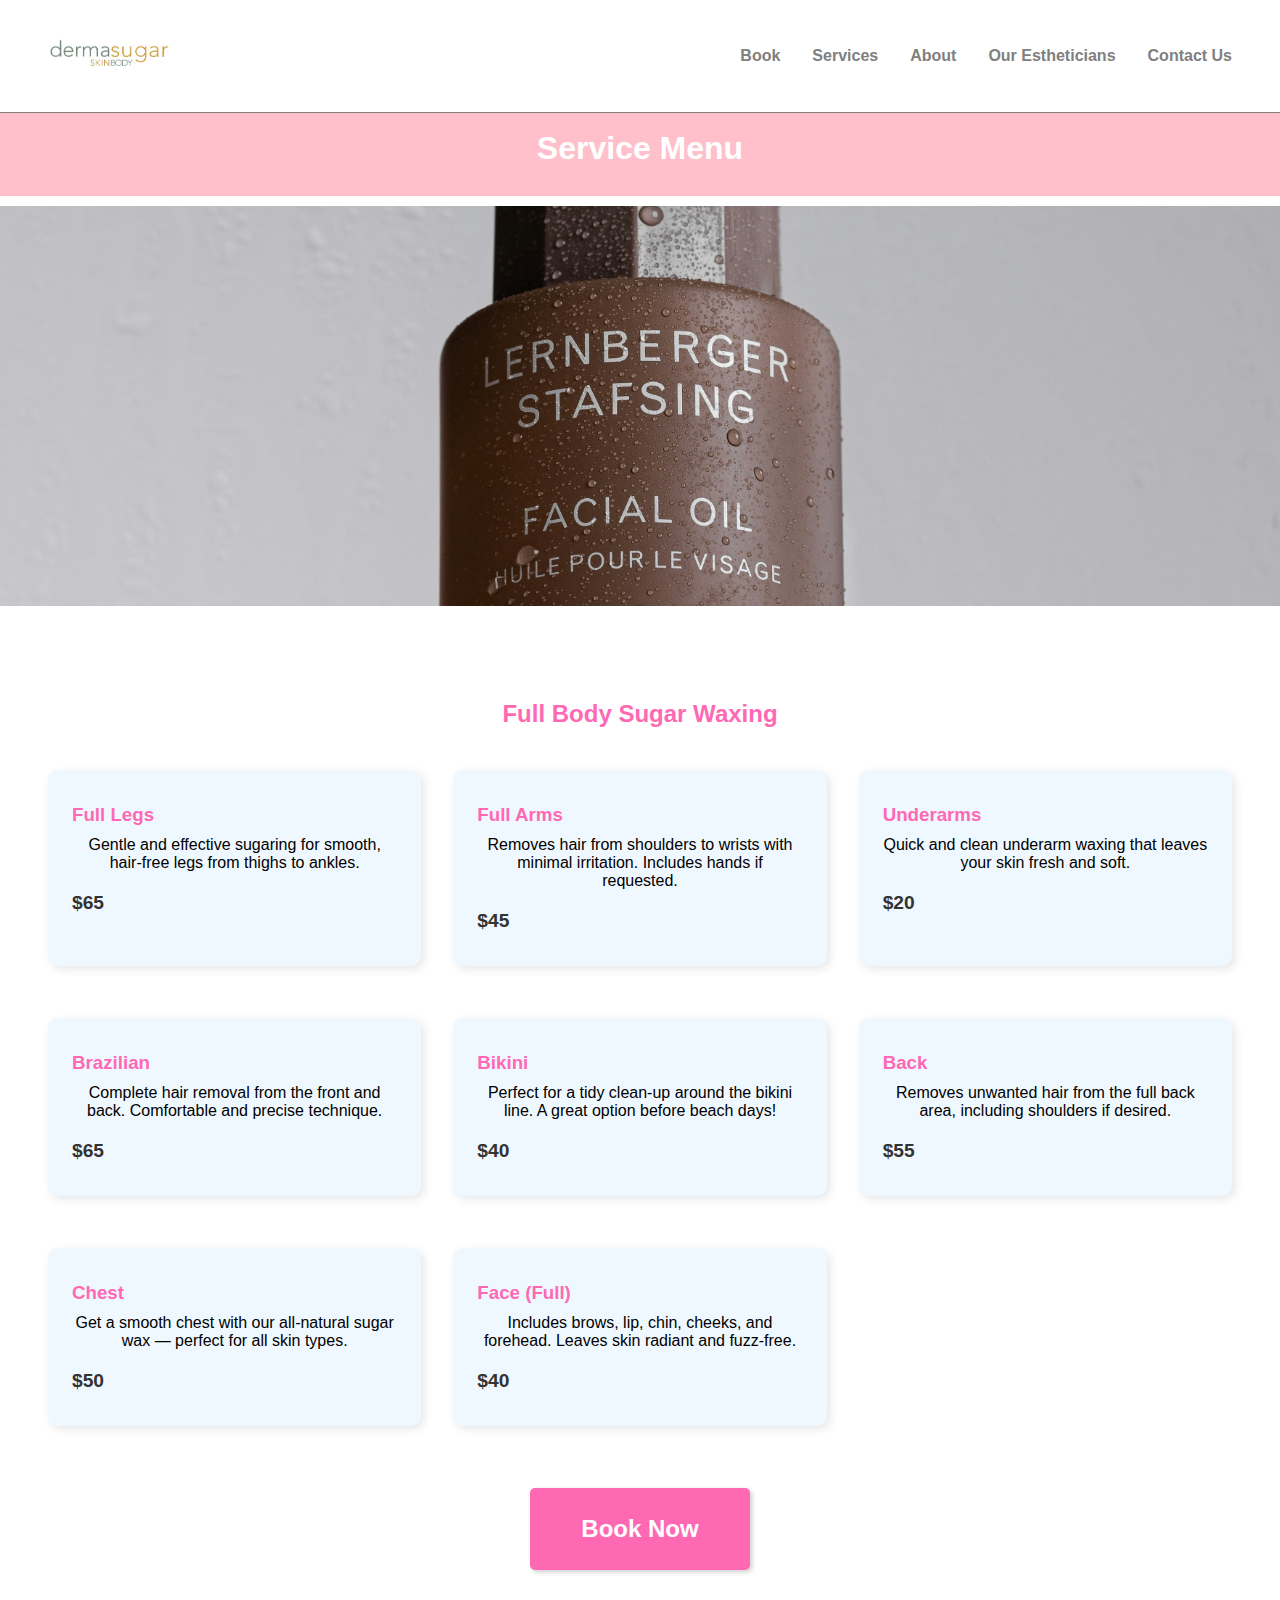
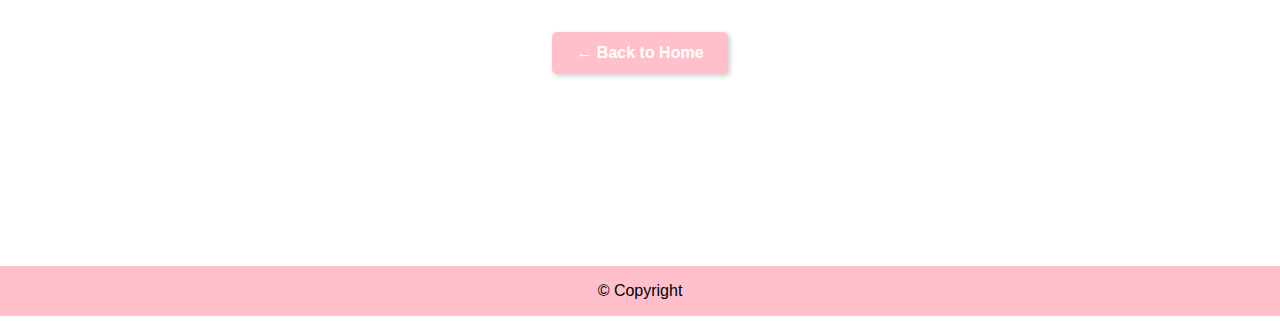
<file: book.html>
<!DOCTYPE html>
<html lang="en">

<head>
  <meta charset="UTF-8" />
  <meta name="viewport" content="width=device-width, initial-scale=1.0" />
  <title>Menu | DermaSugar</title>
  <link href="https://fonts.googleapis.com/css2?family=Source+Sans+Pro:wght@300&display=swap" rel="stylesheet" />
  <link rel="stylesheet" href="styles.css" />
</head>

<body>
  
  <nav>
    <a href="index.html"><img src="images4/dermasugarlogo.jpg" alt="Logo" /></a>
    <ul>
       <li><a href="book.html">Book</a></li>
      <li><a href="services.html">Services</a></li>
      <li><a href="#">About</a></li>
      <li><a href="#">Our Estheticians</a></li>
      <li><a href="contact.html">Contact Us</a></li>
    </ul>
  </nav>

  <header>
    <h1>Service Menu</h1>
  </header>

    <section class="book-hero-section">
    
  </section>

  <main>
    <section style="padding: 2em;">
      <h2 style="text-align: center; color: hotpink;">Full Body Sugar Waxing</h2>
      <div class="service-list">

        <div class="service-item">
          <h3>Full Legs</h3>
          <p>Gentle and effective sugaring for smooth, hair-free legs from thighs to ankles.</p>
          <strong>$65</strong>
        </div>

        <div class="service-item">
          <h3>Full Arms</h3>
          <p>Removes hair from shoulders to wrists with minimal irritation. Includes hands if requested.</p>
          <strong>$45</strong>
        </div>

        <div class="service-item">
          <h3>Underarms</h3>
          <p>Quick and clean underarm waxing that leaves your skin fresh and soft.</p>
          <strong>$20</strong>
        </div>

        <div class="service-item">
          <h3>Brazilian</h3>
          <p>Complete hair removal from the front and back. Comfortable and precise technique.</p>
          <strong>$65</strong>
        </div>

        <div class="service-item">
          <h3>Bikini</h3>
          <p>Perfect for a tidy clean-up around the bikini line. A great option before beach days!</p>
          <strong>$40</strong>
        </div>

        <div class="service-item">
          <h3>Back</h3>
          <p>Removes unwanted hair from the full back area, including shoulders if desired.</p>
          <strong>$55</strong>
        </div>

        <div class="service-item">
          <h3>Chest</h3>
          <p>Get a smooth chest with our all-natural sugar wax — perfect for all skin types.</p>
          <strong>$50</strong>
        </div>

        <div class="service-item">
          <h3>Face (Full)</h3>
          <p>Includes brows, lip, chin, cheeks, and forehead. Leaves skin radiant and fuzz-free.</p>
          <strong>$40</strong>
        </div>

      </div>
      <div style="text-align: center; margin-top: 2em;">
        <a href="#" class="btn book-now">Book Now</a>
      </div>

      <div style="text-align: center; margin-top: 2em;">
        <a href="index.html" class="btn">← Back to Home</a>
      </div>
    </section>
  </main>

  <footer>
    © Copyright
  </footer>
</body>

</html>
</file>
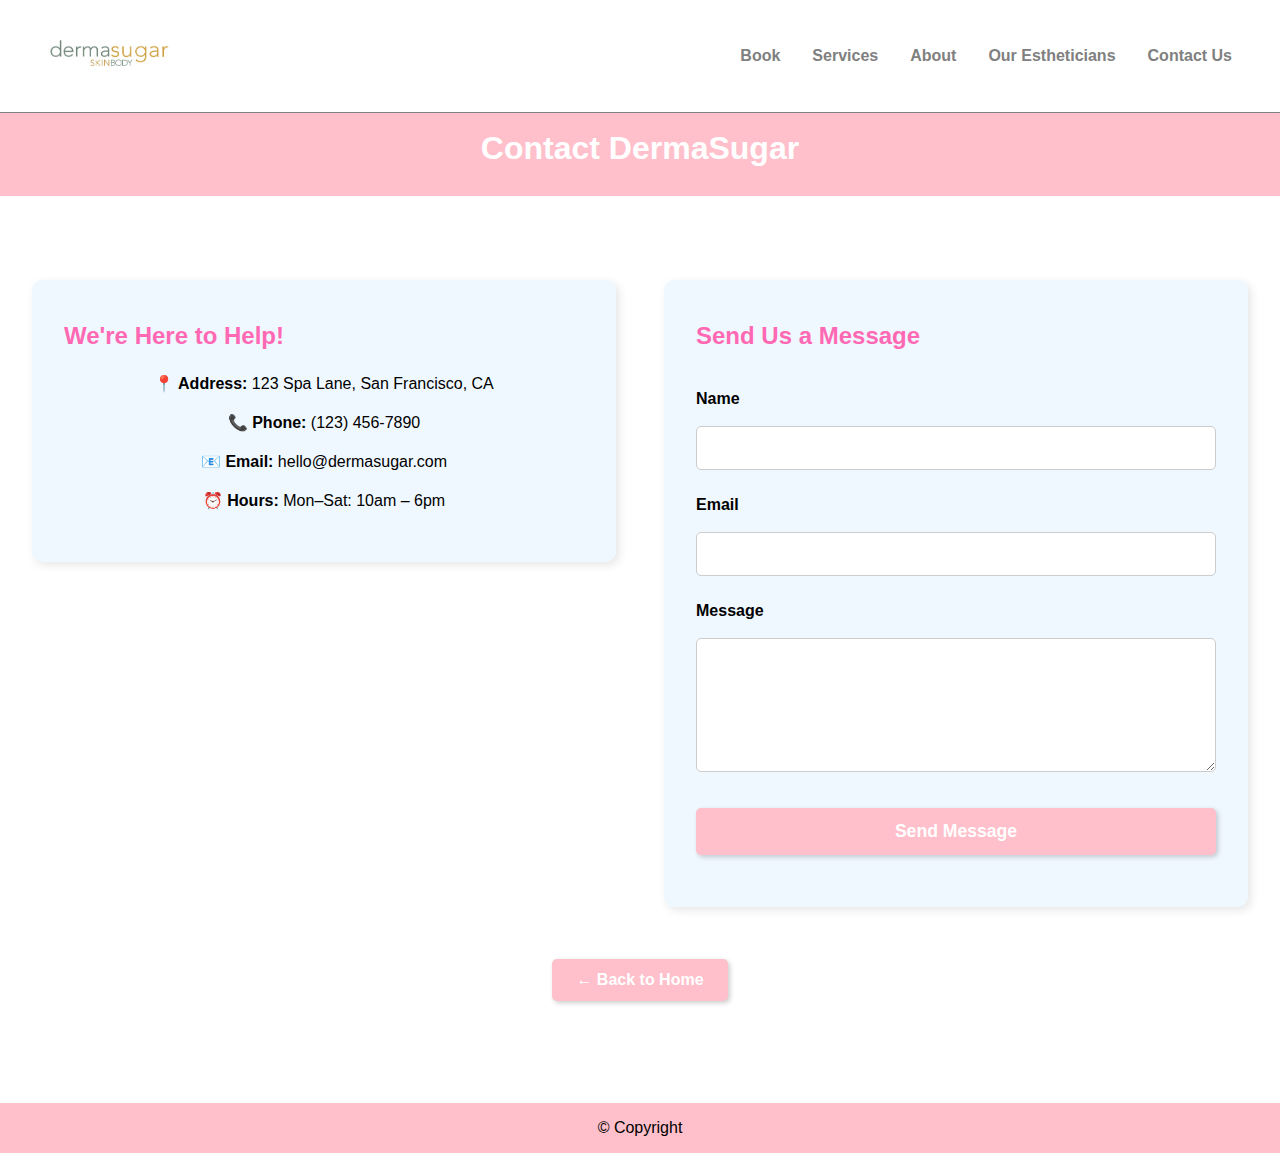
<file: contact.html>
<!DOCTYPE html>
<html lang="en">

<head>
  <meta charset="UTF-8" />
  <meta name="viewport" content="width=device-width, initial-scale=1.0" />
  <title>Contact Us | DermaSugar</title>
  <link href="https://fonts.googleapis.com/css2?family=Source+Sans+Pro:wght@300&display=swap" rel="stylesheet" />
  <link rel="stylesheet" href="styles.css" />
</head>

<body>
  <!-- Navigation -->
  <nav>
    <a href="index.html"><img src="images4/dermasugarlogo.jpg" alt="Logo" /></a>
    <ul>
     <li><a href="book.html">Book</a></li>
      <li><a href="services.html">Services</a></li>
      <li><a href="#">About</a></li>
      <li><a href="#">Our Estheticians</a></li>
      <li><a href="contact.html">Contact Us</a></li>
    </ul>
  </nav>

  <header>
    <h1>Contact DermaSugar</h1>
  </header>

  <main style="padding: 2em;">
    <section class="contact-section">

      <div class="contact-info">
        <h2>We're Here to Help!</h2>
        <p><strong>📍 Address:</strong> 123 Spa Lane, San Francisco, CA</p>
        <p><strong>📞 Phone:</strong> (123) 456-7890</p>
        <p><strong>📧 Email:</strong> hello@dermasugar.com</p>
        <p><strong>⏰ Hours:</strong> Mon–Sat: 10am – 6pm</p>
      </div>

      <div class="contact-form">
        <h2>Send Us a Message</h2>
        <form action="#" method="POST">
          <label for="name">Name</label>
          <input type="text" id="name" name="name" required />

          <label for="email">Email</label>
          <input type="email" id="email" name="email" required />

          <label for="message">Message</label>
          <textarea id="message" name="message" rows="6" required></textarea>

          <button type="submit" class="btn">Send Message</button>
        </form>
      </div>

    </section>

    <div style="text-align: center; margin-top: 2em;">
      <a href="index.html" class="btn">← Back to Home</a>
    </div>
  </main>

  <footer>
    © Copyright
  </footer>
</body>

</html>
</file>
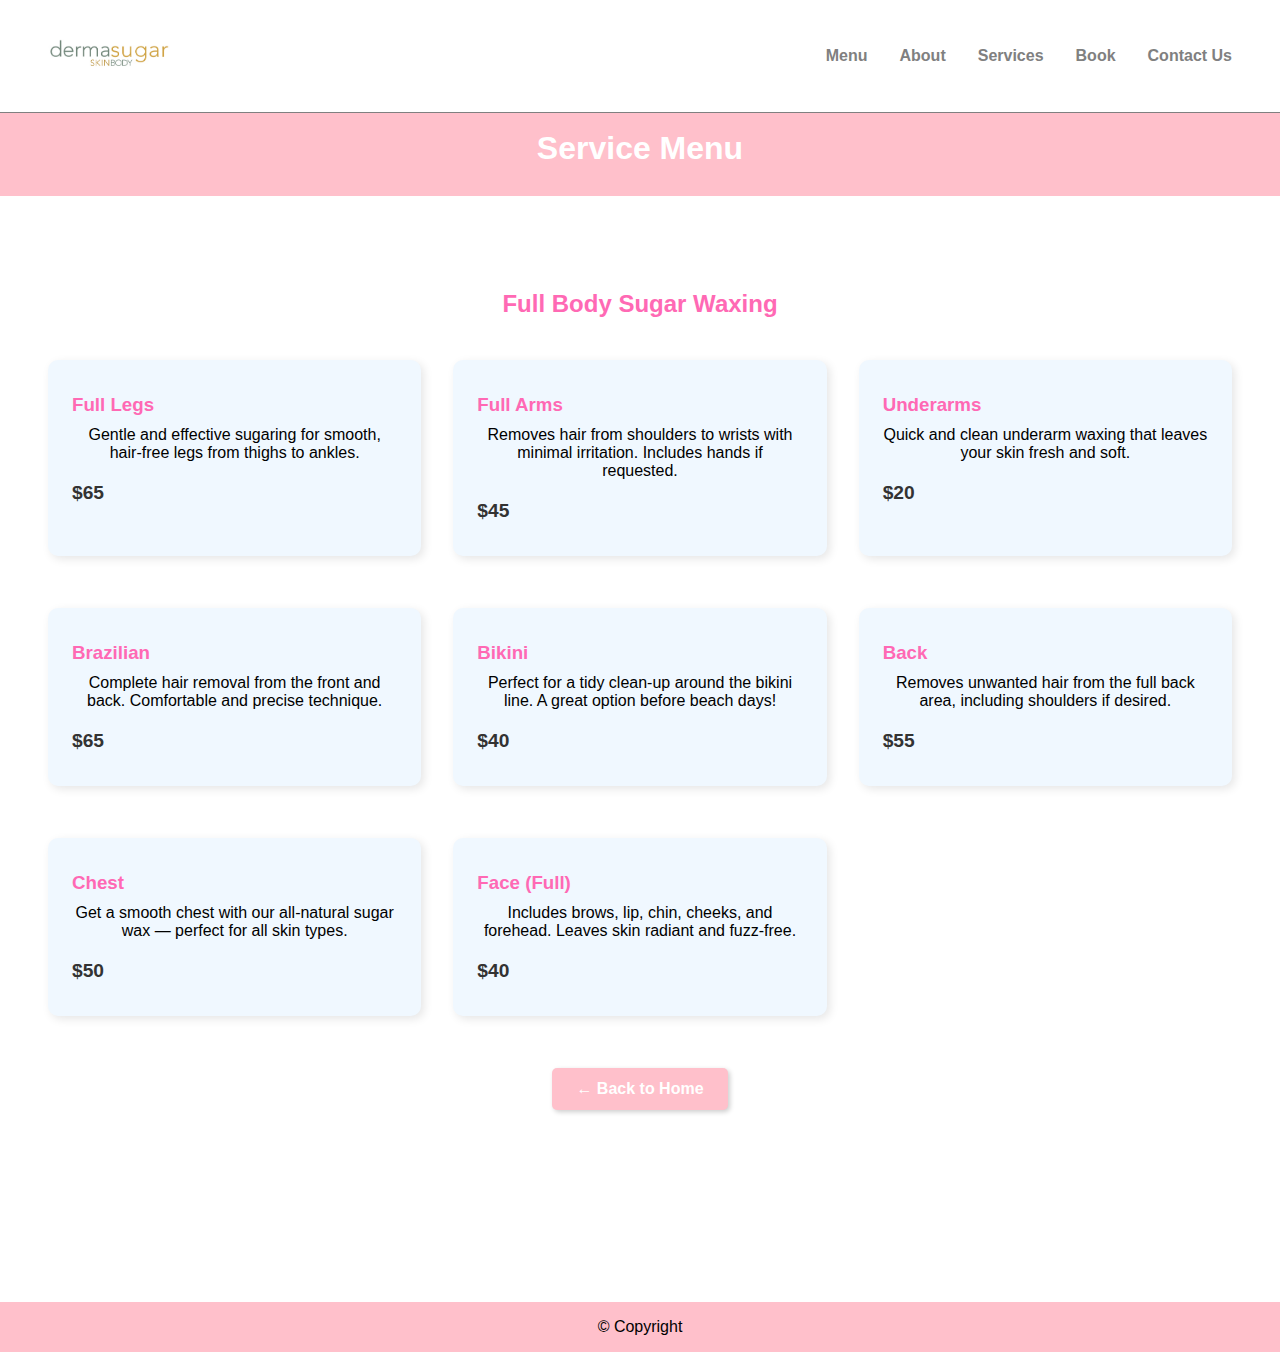
<file: menu.html>
<!DOCTYPE html>
<html lang="en">

<head>
  <meta charset="UTF-8" />
  <meta name="viewport" content="width=device-width, initial-scale=1.0" />
  <title>Menu | DermaSugar</title>
  <link href="https://fonts.googleapis.com/css2?family=Source+Sans+Pro:wght@300&display=swap" rel="stylesheet" />
  <link rel="stylesheet" href="styles.css" />
</head>

<body>
  <!-- Navigation -->
  <nav>
    <a href="index.html"><img src="images4/dermasugarlogo.jpg" alt="Logo" /></a>
    <ul>
      <li><a href="menu.html">Menu</a></li>
      <li><a href="#">About</a></li>
      <li><a href="#">Services</a></li>
      <li><a href="#">Book</a></li>
      <li><a href="#">Contact Us</a></li>
    </ul>
  </nav>

  <header>
    <h1>Service Menu</h1>
  </header>

  <main>
    <section style="padding: 2em;">
      <h2 style="text-align: center; color: hotpink;">Full Body Sugar Waxing</h2>
      <div class="service-list">

        <div class="service-item">
          <h3>Full Legs</h3>
          <p>Gentle and effective sugaring for smooth, hair-free legs from thighs to ankles.</p>
          <strong>$65</strong>
        </div>

        <div class="service-item">
          <h3>Full Arms</h3>
          <p>Removes hair from shoulders to wrists with minimal irritation. Includes hands if requested.</p>
          <strong>$45</strong>
        </div>

        <div class="service-item">
          <h3>Underarms</h3>
          <p>Quick and clean underarm waxing that leaves your skin fresh and soft.</p>
          <strong>$20</strong>
        </div>

        <div class="service-item">
          <h3>Brazilian</h3>
          <p>Complete hair removal from the front and back. Comfortable and precise technique.</p>
          <strong>$65</strong>
        </div>

        <div class="service-item">
          <h3>Bikini</h3>
          <p>Perfect for a tidy clean-up around the bikini line. A great option before beach days!</p>
          <strong>$40</strong>
        </div>

        <div class="service-item">
          <h3>Back</h3>
          <p>Removes unwanted hair from the full back area, including shoulders if desired.</p>
          <strong>$55</strong>
        </div>

        <div class="service-item">
          <h3>Chest</h3>
          <p>Get a smooth chest with our all-natural sugar wax — perfect for all skin types.</p>
          <strong>$50</strong>
        </div>

        <div class="service-item">
          <h3>Face (Full)</h3>
          <p>Includes brows, lip, chin, cheeks, and forehead. Leaves skin radiant and fuzz-free.</p>
          <strong>$40</strong>
        </div>

      </div>

      <div style="text-align: center; margin-top: 2em;">
        <a href="index.html" class="btn">← Back to Home</a>
      </div>
    </section>
  </main>

  <footer>
    © Copyright
  </footer>
</body>

</html>
</file>
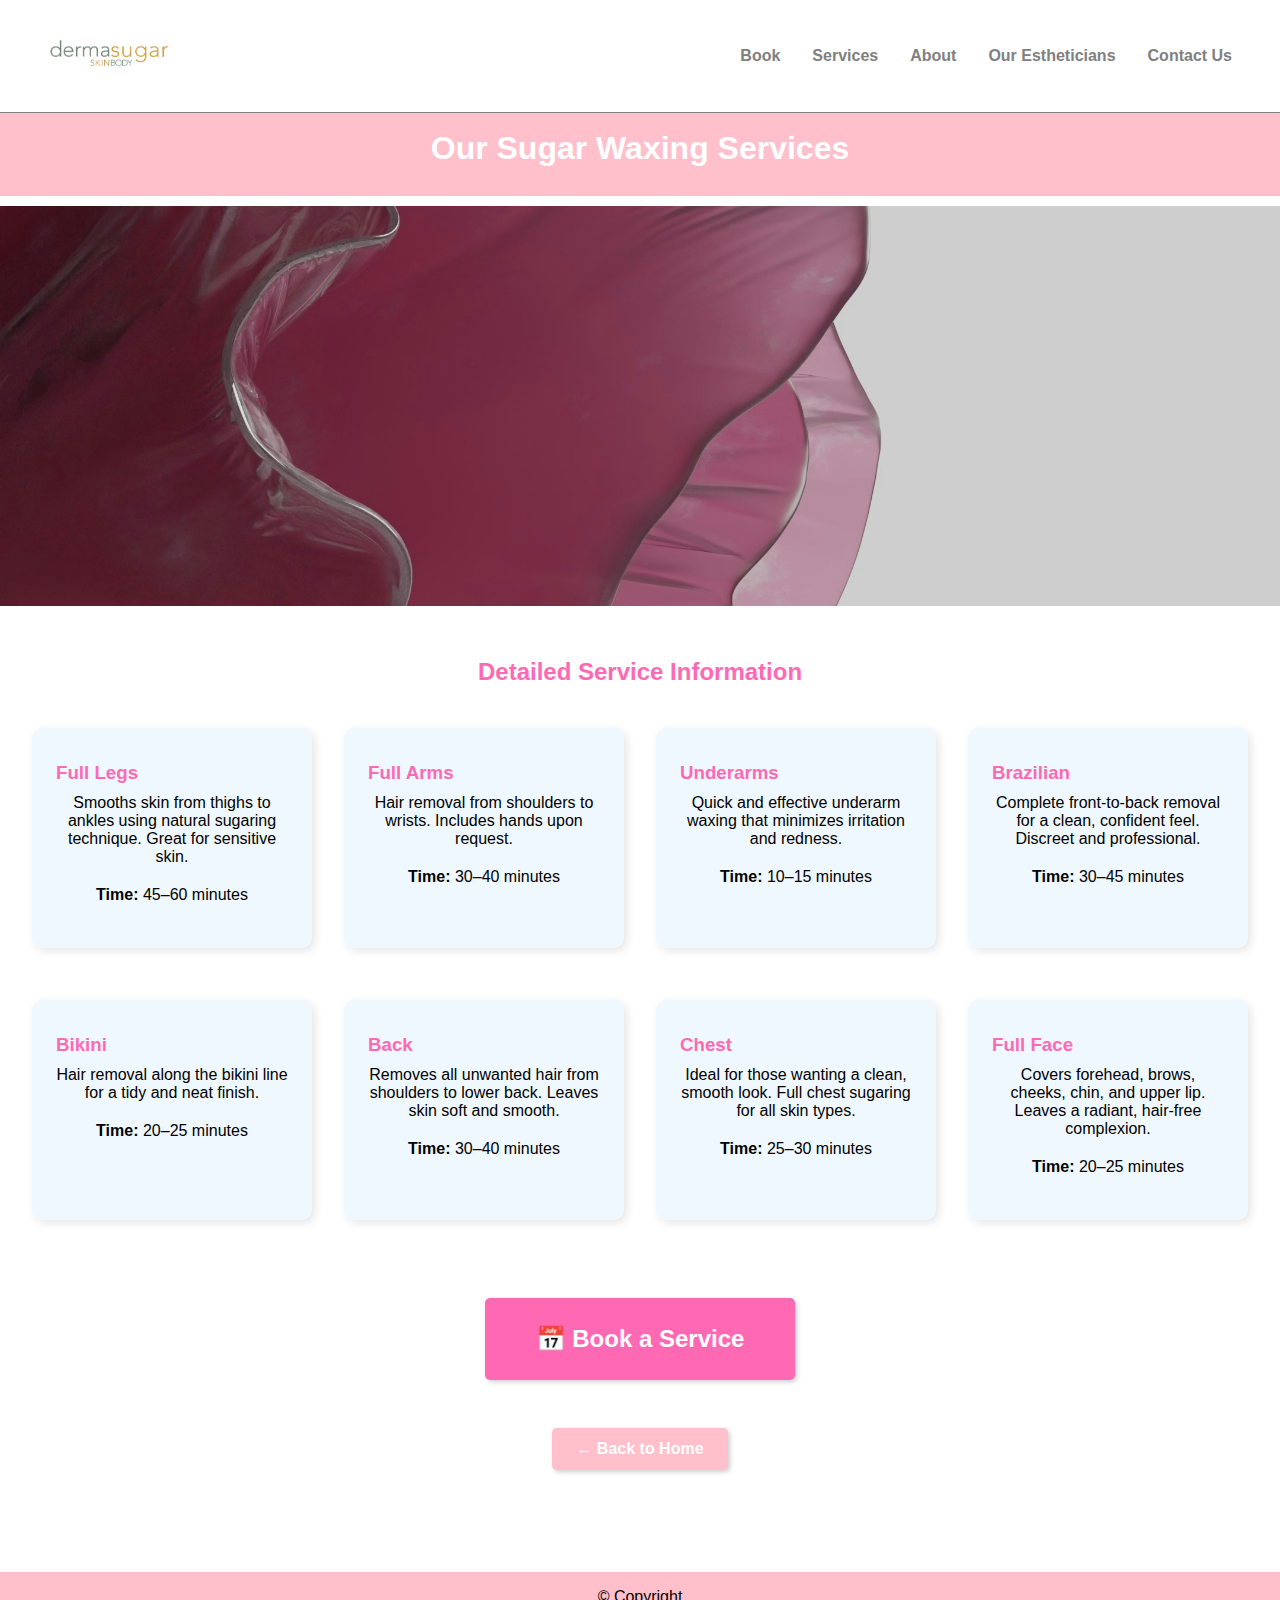
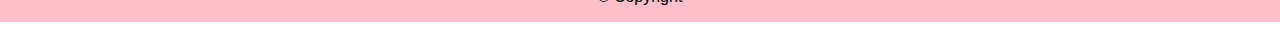
<file: services.html>
<!DOCTYPE html>
<html lang="en">

<head>
  <meta charset="UTF-8" />
  <meta name="viewport" content="width=device-width, initial-scale=1.0" />
  <title>Our Services | DermaSugar</title>
  <link href="https://fonts.googleapis.com/css2?family=Source+Sans+Pro:wght@300&display=swap" rel="stylesheet" />
  <link rel="stylesheet" href="styles.css" />
</head>

<body>

  <nav>
    <a href="index.html"><img src="images4/dermasugarlogo.jpg" alt="Logo" /></a>
    <ul>
      <li><a href="book.html">Book</a></li>
      <li><a href="services.html">Services</a></li>
      <li><a href="#">About</a></li>
      <li><a href="#">Our Estheticians</a></li>
      <li><a href="contact.html">Contact Us</a></li>
    </ul>
  </nav>

  
  <header>
    <h1>Our Sugar Waxing Services</h1>
  </header>

  <section class="services-hero">

  </section>

  <main style="padding: 2em;">
    <h2 style="text-align:center; color: hotpink;">Detailed Service Information</h2>

    <div class="service-details">

      <div class="service-box">
        <h3>Full Legs</h3>
        <p>Smooths skin from thighs to ankles using natural sugaring technique. Great for sensitive skin.</p>
        <p><strong>Time:</strong> 45–60 minutes</p>
      </div>

      <div class="service-box">
        <h3>Full Arms</h3>
        <p>Hair removal from shoulders to wrists. Includes hands upon request.</p>
        <p><strong>Time:</strong> 30–40 minutes</p>
      </div>

      <div class="service-box">
        <h3>Underarms</h3>
        <p>Quick and effective underarm waxing that minimizes irritation and redness.</p>
        <p><strong>Time:</strong> 10–15 minutes</p>
      </div>

      <div class="service-box">
        <h3>Brazilian</h3>
        <p>Complete front-to-back removal for a clean, confident feel. Discreet and professional.</p>
        <p><strong>Time:</strong> 30–45 minutes</p>
      </div>

      <div class="service-box">
        <h3>Bikini</h3>
        <p>Hair removal along the bikini line for a tidy and neat finish.</p>
        <p><strong>Time:</strong> 20–25 minutes</p>
      </div>

      <div class="service-box">
        <h3>Back</h3>
        <p>Removes all unwanted hair from shoulders to lower back. Leaves skin soft and smooth.</p>
        <p><strong>Time:</strong> 30–40 minutes</p>
      </div>

      <div class="service-box">
        <h3>Chest</h3>
        <p>Ideal for those wanting a clean, smooth look. Full chest sugaring for all skin types.</p>
        <p><strong>Time:</strong> 25–30 minutes</p>
      </div>

      <div class="service-box">
        <h3>Full Face</h3>
        <p>Covers forehead, brows, cheeks, chin, and upper lip. Leaves a radiant, hair-free complexion.</p>
        <p><strong>Time:</strong> 20–25 minutes</p>
      </div>

    </div>

    <div style="text-align: center; margin-top: 3em;">
      <a href="book.html" class="btn book-now">📅 Book a Service</a>
      <br><br>
      <a href="index.html" class="btn">← Back to Home</a>
    </div>
  </main>

  <footer>
    © Copyright
  </footer>
</body>

</html>
</file>
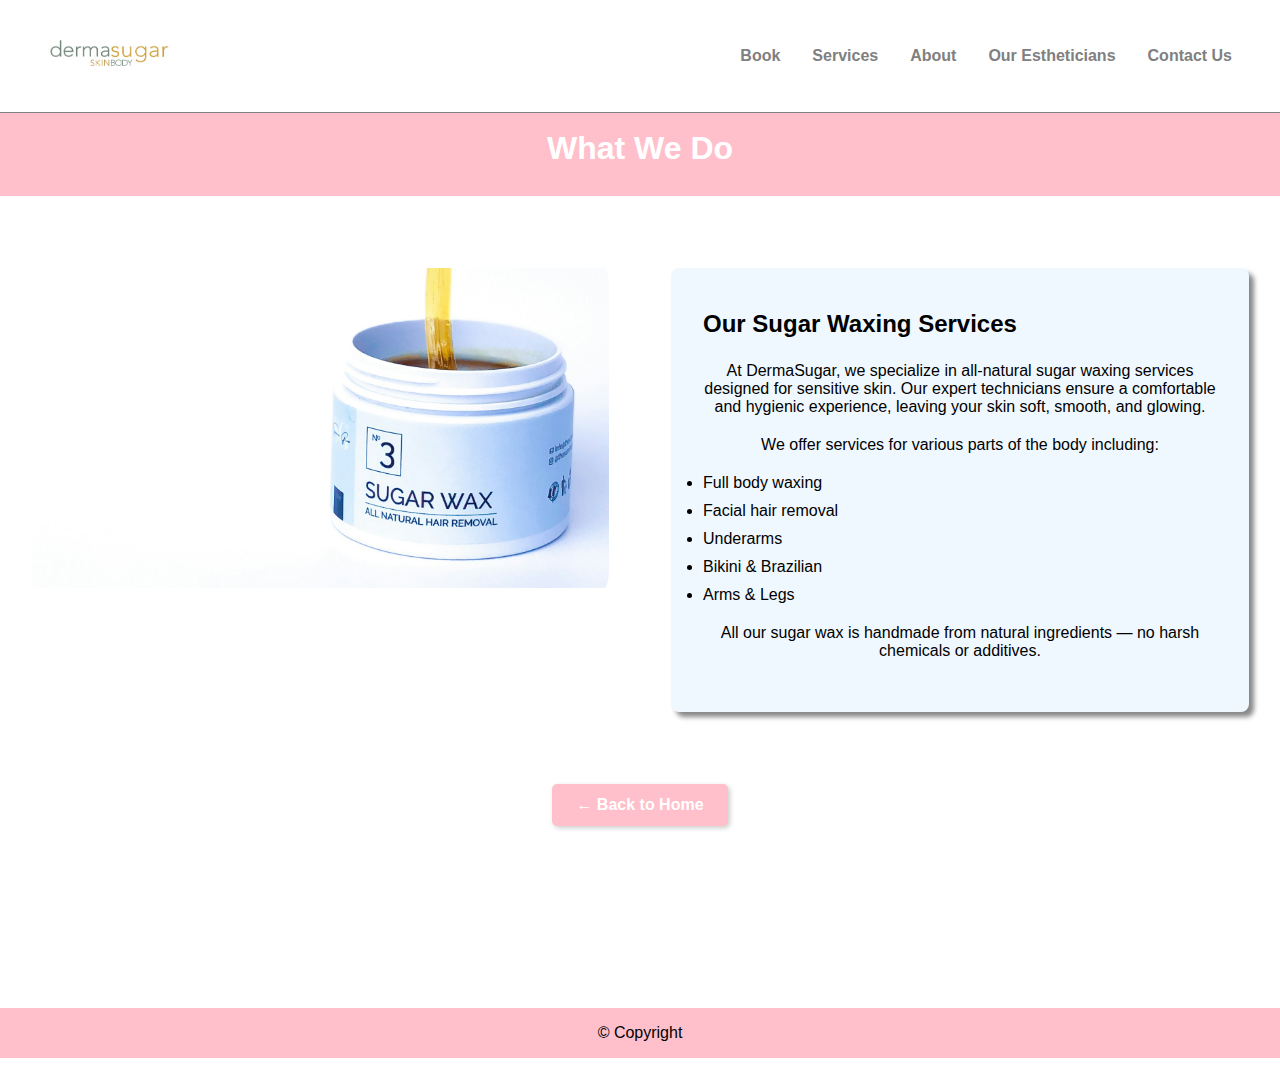
<file: what-we-do.html>
<!DOCTYPE html>
<html lang="en">

<head>
  <meta charset="UTF-8" />
  <meta name="viewport" content="width=device-width, initial-scale=1.0" />
  <title>What We Do | DermaSugar</title>
  <link href="https://fonts.googleapis.com/css2?family=Source+Sans+Pro:wght@300&display=swap" rel="stylesheet">
  <link rel="stylesheet" href="styles.css" />
</head>

<body>
 
  <nav>
    <a href="index.html"><img src="images4/dermasugarlogo.jpg" alt="Logo" /></a>
    <ul>
       <li><a href="book.html">Book</a></li>
      <li><a href="services.html">Services</a></li>
      <li><a href="#">About</a></li>
      <li><a href="#">Our Estheticians</a></li>
      <li><a href="contact.html">Contact Us</a></li>
    </ul>
  </nav>

  <header>
    <h1>What We Do</h1>
  </header>

  <main>
    <section class="main-container">
      <div class="left-column">
        <img src="images2/maryam-shittu-dFAdCxeJmwo-unsplash.jpg" alt="Treatment Image" />
      </div>
      <div class="right-column">
        <article>
          <h2>Our Sugar Waxing Services</h2>
          <p>
            At DermaSugar, we specialize in all-natural sugar waxing services designed for sensitive skin. Our expert technicians ensure a comfortable and hygienic experience, leaving your skin soft, smooth, and glowing.
          </p>
          <p>
            We offer services for various parts of the body including:
            <ul>
              <li>Full body waxing</li>
              <li>Facial hair removal</li>
              <li>Underarms</li>
              <li>Bikini & Brazilian</li>
              <li>Arms & Legs</li>
            </ul>
          </p>
          <p>
            All our sugar wax is handmade from natural ingredients — no harsh chemicals or additives.
          </p>
        </article>
      </div>
    </section>

    <section style="padding: 2em; text-align: center;">
      <a href="index.html" class="btn">← Back to Home</a>
    </section>
  </main>

  <footer>
    © Copyright
  </footer>
</body>

</html>
</file>
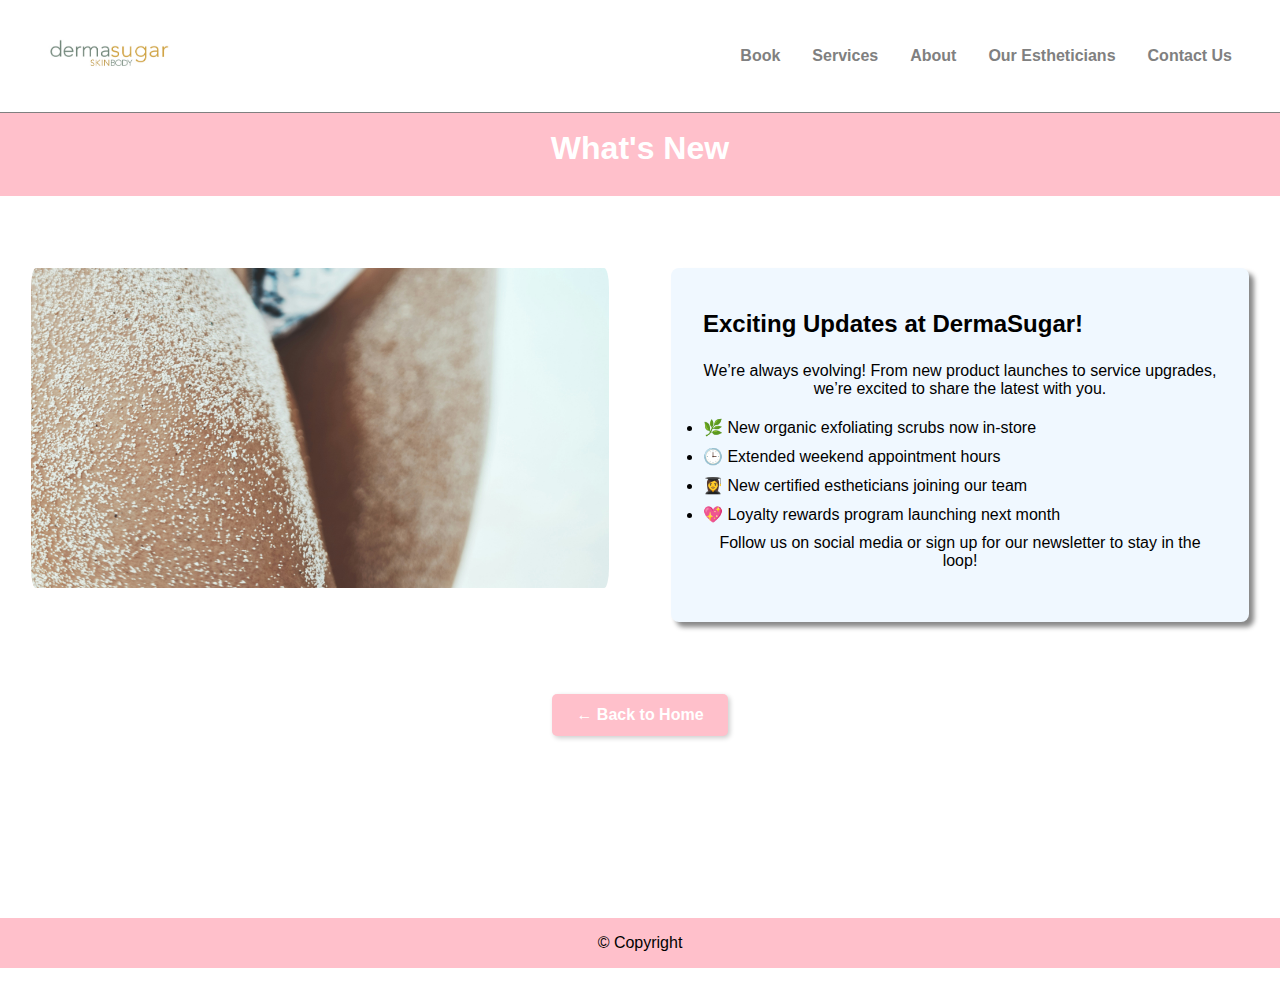
<file: whats-new.html>
<!DOCTYPE html>
<html lang="en">

<head>
  <meta charset="UTF-8" />
  <meta name="viewport" content="width=device-width, initial-scale=1.0" />
  <title>What's New | DermaSugar</title>
  <link href="https://fonts.googleapis.com/css2?family=Source+Sans+Pro:wght@300&display=swap" rel="stylesheet" />
  <link rel="stylesheet" href="styles.css" />
</head>

<body>
  <!-- Navigation -->
  <nav>
    <a href="index.html"><img src="images4/dermasugarlogo.jpg" alt="Logo" /></a>
    <ul>
      <li><a href="book.html">Book</a></li>
      <li><a href="services.html">Services</a></li>
      <li><a href="#">About</a></li>
      <li><a href="#">Our Estheticians</a></li>
      <li><a href="contact.html">Contact Us</a></li>
    </ul>
  </nav>

  <header>
    <h1>What's New</h1>
  </header>

  <main>
    <section class="main-container">
      <div class="left-column">
        <img src="images2/marvin-meyer-XTI3c4NZNNY-unsplash.jpg" alt="New Product Image" />
      </div>
      <div class="right-column">
        <article>
          <h2>Exciting Updates at DermaSugar!</h2>
          <p>
            We’re always evolving! From new product launches to service upgrades, we’re excited to share the latest with you.
          </p>
          <ul>
            <li>🌿 New organic exfoliating scrubs now in-store</li>
            <li>🕒 Extended weekend appointment hours</li>
            <li>👩‍🎓 New certified estheticians joining our team</li>
            <li>💖 Loyalty rewards program launching next month</li>
          </ul>
          <p>
            Follow us on social media or sign up for our newsletter to stay in the loop!
          </p>
        </article>
      </div>
    </section>

    <section style="padding: 2em; text-align: center;">
      <a href="index.html" class="btn">← Back to Home</a>
    </section>
  </main>

  <footer>
    © Copyright
  </footer>
</body>

</html>
</file>
<file: styles.css>
* {
  margin: 10px 0;
  padding: 0;
  box-sizing: border-box;
}

body {
  background: #fff;
  font-family: sans-serif;
  margin-top: 7%;
}


header {
  width: 100%;
  margin-top: 10px;
  text-align: center;
  color: white;
  font-family: sans-serif;
  font-weight: 100;
  background-color: pink;
  padding: 1em 0;
}

header h1 {
  margin: 0;
  line-height: 2em;
}


nav {
  background: #fff;
  position: fixed;
  margin: 0;
  top: 0;
  left: 0;
  right: 0;
  padding: 1em 2em;
  border-bottom: 1px solid gray;
  display: flex;
  justify-content: space-between;
  align-items: center;
  z-index: 1000;
}

nav a {
  color: gray;
  text-decoration: none;
  font-weight: 800;
}
nav li:hover {
  background-color: hotpink;
  transform: translateY(-2px);
  padding: 0.75em 1.5em;
   border-radius: 5px;
  box-shadow: 2px 2px 5px rgba(0, 0, 0, 0.2);
  transition: background-color 0.3s ease, transform 0.2s ease;
}
nav li:hover a {
  color: white;
}
nav img {
  width: 150px;
  height: auto;
}

nav ul {
  display: flex;
  list-style: none;
}

nav ul li {
  margin: 0 1em;
}

/* Slideshow */
.slideshow {
  margin-top: 40px;
  display: flex;
  flex-wrap: wrap;
  justify-content: center;
  gap: 2em;
}

.slideshow a {
  flex: 1 1 auto;
}

.cycle-slideshow img {
  width: 100%;
}

/* Hero Image */
.hero {
  width: 100%;
  display: flex;
  justify-content: center;
  margin: 2em 0;
}

.hero img {
  width: 70%;
  height: auto;
  border-radius: 20px;
}

/* Main Content */
main {
  padding: 2em 1em 5em;
}

main h1 {
  background-color: pink;
  color: white;
  text-align: center;
  padding: 1em;
  margin-bottom: 1em;
}

main p {
  text-align: center;
  margin-bottom: 20px;
}

/* Two Column Layout */
.main-container {
  display: flex;
  justify-content: space-between;
  flex-wrap: wrap;
  gap: 2em;
}

.left-column,
.right-column {
  flex: 1 1 45%;
}

.left-column img {
  width: 100%;
  height: 320px;
  margin-bottom: 20px;
  padding: 0 15px;
  border-radius: 20px;
  object-fit: cover;
  object-position: bottom;
}
.right-column{
  padding: 0 15px;
}

.right-column article {
  border-radius: 8px;
  padding: 2em;
  box-shadow: 5px 5px 5px #888888;
  background-color: aliceblue;
}
.right-column article:not(:last-child) {
  margin-bottom: 2em;
}

.right-column h2 {
  margin-bottom: 1em;
}
.btn {
  display: inline-block;
  padding: 0.75em 1.5em;
  background-color: pink;
  color: white;
  font-weight: bold;
  text-decoration: none;
  border-radius: 5px;
  box-shadow: 2px 2px 5px rgba(0, 0, 0, 0.2);
  transition: background-color 0.3s ease, transform 0.2s ease;
}

.btn:hover {
  background-color: hotpink;
  transform: translateY(-2px);
}

.section-group {
  display: flex;
  justify-content: center; 
  flex-wrap: wrap;         
  gap: 40px;               
  margin: 3em auto;        
  max-width: 1000px;       
}

.section {
  width: 400px;
  height: 600px;
  background-repeat: no-repeat;
  background-size: cover;
  background-position: center;
  position: relative;
  flex: 0 0 auto;
}

.section h3 {
  padding-bottom: 1em;
  padding-top: 1em;
  margin: 0 10px;
}

.section.one {
  background-image: url(images3/yuvraj-singh-parmar-dH3U7NeOkgQ-unsplash.jpg);
}

.section.two {
  background-image: url(images3/aleksandrs-karevs-iK_ATxAMmt8-unsplash.jpg);
}

.overlay {
  background-color: rgba(255, 255, 255, 0.5);
  position: absolute;
  top: 500px;
  width: 100%;
  height: 50px;
  overflow: hidden;
  transition: all 1s ease-in-out 0.2s;
}

.overlay:hover {
  height: 600px;
  top: 0;
}

/* Footer */
footer {
  margin-top: 50px;
  width: 100%;
  text-align: center;
  background-color: pink;
  padding: 1em 0;
}



@media screen and (max-width: 600px) {
  nav {
    flex-direction: column;
    align-items: flex-start;
    background-color: pink;
  }

  nav ul {
    flex-direction: column;
    width: 100%;
  }
   nav a {
    color: white;
  }

  .main-container {
    flex-direction: column;
  }

  .left-column,
  .right-column,
  .section {
    width: 100%;
    margin: 0 auto;
  }

  .hero img {
    width: 90%;
  }
}

/* Tablets (600px to 992px) */
@media screen and (min-width: 601px) and (max-width: 992px) {
  .main-container {
    flex-direction: column;
  }
  .header{
    margin-top: 20px;
  }

  .left-column,
  .right-column {
    width: 100%;
  }

  .section {
    width: 90%;
    margin: 1em auto;
  }

  .hero img {
    width: 80%;
  }
}

/* Desktops (993px and up) */
@media screen and (min-width: 993px) {
  .main-container {
    flex-direction: row;
  }

  .left-column,
  .right-column {
    width: 45%;
  }

  .section {
    width: 400px;
  }

  .hero img {
    width: 70%;
  }
}
@media (max-width: 900px) {
  .section-group {
    flex-direction: column;
    align-items: center;
  }
}

.service-list {
  display: grid;
  grid-template-columns: repeat(auto-fit, minmax(280px, 1fr));
  gap: 2em;
  margin-top: 2em;
}

.service-item {
  background-color: aliceblue;
  border-radius: 10px;
  padding: 1.5em;
  box-shadow: 3px 3px 10px rgba(0, 0, 0, 0.1);
  text-align: left;
}

.service-item h3 {
  color: hotpink;
  margin-bottom: 0.5em;
}

.service-item strong {
  display: block;
  margin-top: 1em;
  color: #333;
  font-size: 1.2em;
}

.book-now {
  background-color: #ff69b4;
  font-size: 1.5em;
  padding: 1em 2em;
  margin-bottom: 20px;
  transition: all 0.3s ease;
  border: 3px solid hotpink;
}

.book-now:hover {
  background-color: deeppink;
  color: white;
  transform: scale(1.05);
}
.services-hero {
  background-image: url('images3/yuvraj-singh-parmar-dH3U7NeOkgQ-unsplash.jpg');
  background-size: cover;
  background-position: center;
  height: 400px;
  position: relative;
  display: flex;
  align-items: center;
  justify-content: center;
}

.service-details {
  display: grid;
  grid-template-columns: repeat(auto-fit, minmax(280px, 1fr));
  gap: 2em;
  margin-top: 2em;
}

.service-box {
  background-color: aliceblue;
  border-radius: 10px;
  padding: 1.5em;
  box-shadow: 3px 3px 10px rgba(0, 0, 0, 0.1);
}

.service-box h3 {
  color: hotpink;
  margin-bottom: 0.5em;
}

.book-now {
  background-color: #ff69b4;
  font-size: 1.5em;
  padding: 1em 2em;
  margin-top: 20px;
  margin-bottom: 20px;
  display: inline-block;
  transition: all 0.3s ease;
  border: 3px solid hotpink;
  color: white;
  text-decoration: none;
  border-radius: 5px;
}

.book-now:hover {
  background-color: deeppink;
  transform: scale(1.05);
}
.contact-section {
  display: flex;
  flex-wrap: wrap;
  gap: 3em;
  justify-content: space-between;
  align-items: flex-start;
  margin-top: 2em;
}

.contact-info,
.contact-form {
  flex: 1 1 45%;
  background-color: aliceblue;
  padding: 2em;
  border-radius: 10px;
  box-shadow: 3px 3px 10px rgba(0, 0, 0, 0.1);
}

.contact-info h2,
.contact-form h2 {
  color: hotpink;
  margin-bottom: 1em;
}

.contact-form form {
  display: flex;
  flex-direction: column;
}

.contact-form label {
  margin-top: 1em;
  margin-bottom: 0.5em;
  font-weight: bold;
}

.contact-form input,
.contact-form textarea {
  padding: 0.75em;
  border: 1px solid #ccc;
  border-radius: 5px;
  font-family: inherit;
  font-size: 1em;
}

.contact-form button {
  margin-top: 1.5em;
  background-color: pink;
  color: white;
  font-size: 1.1em;
  padding: 0.75em;
  border: none;
  border-radius: 5px;
  cursor: pointer;
  transition: all 0.3s ease;
}

.contact-form button:hover {
  background-color: hotpink;
}

@media screen and (max-width: 768px) {
  .contact-section {
    flex-direction: column;
  }

  .contact-info,
  .contact-form {
    width: 100%;
  }
}

.book-hero-section {
  background-image: url('images3/aleksandrs-karevs-iK_ATxAMmt8-unsplash.jpg');
  background-size: cover;
  background-position: center;
  height: 400px;
  position: relative;
  display: flex;
  align-items: center;
  justify-content: center;
  text-align: center;
}
</file>
